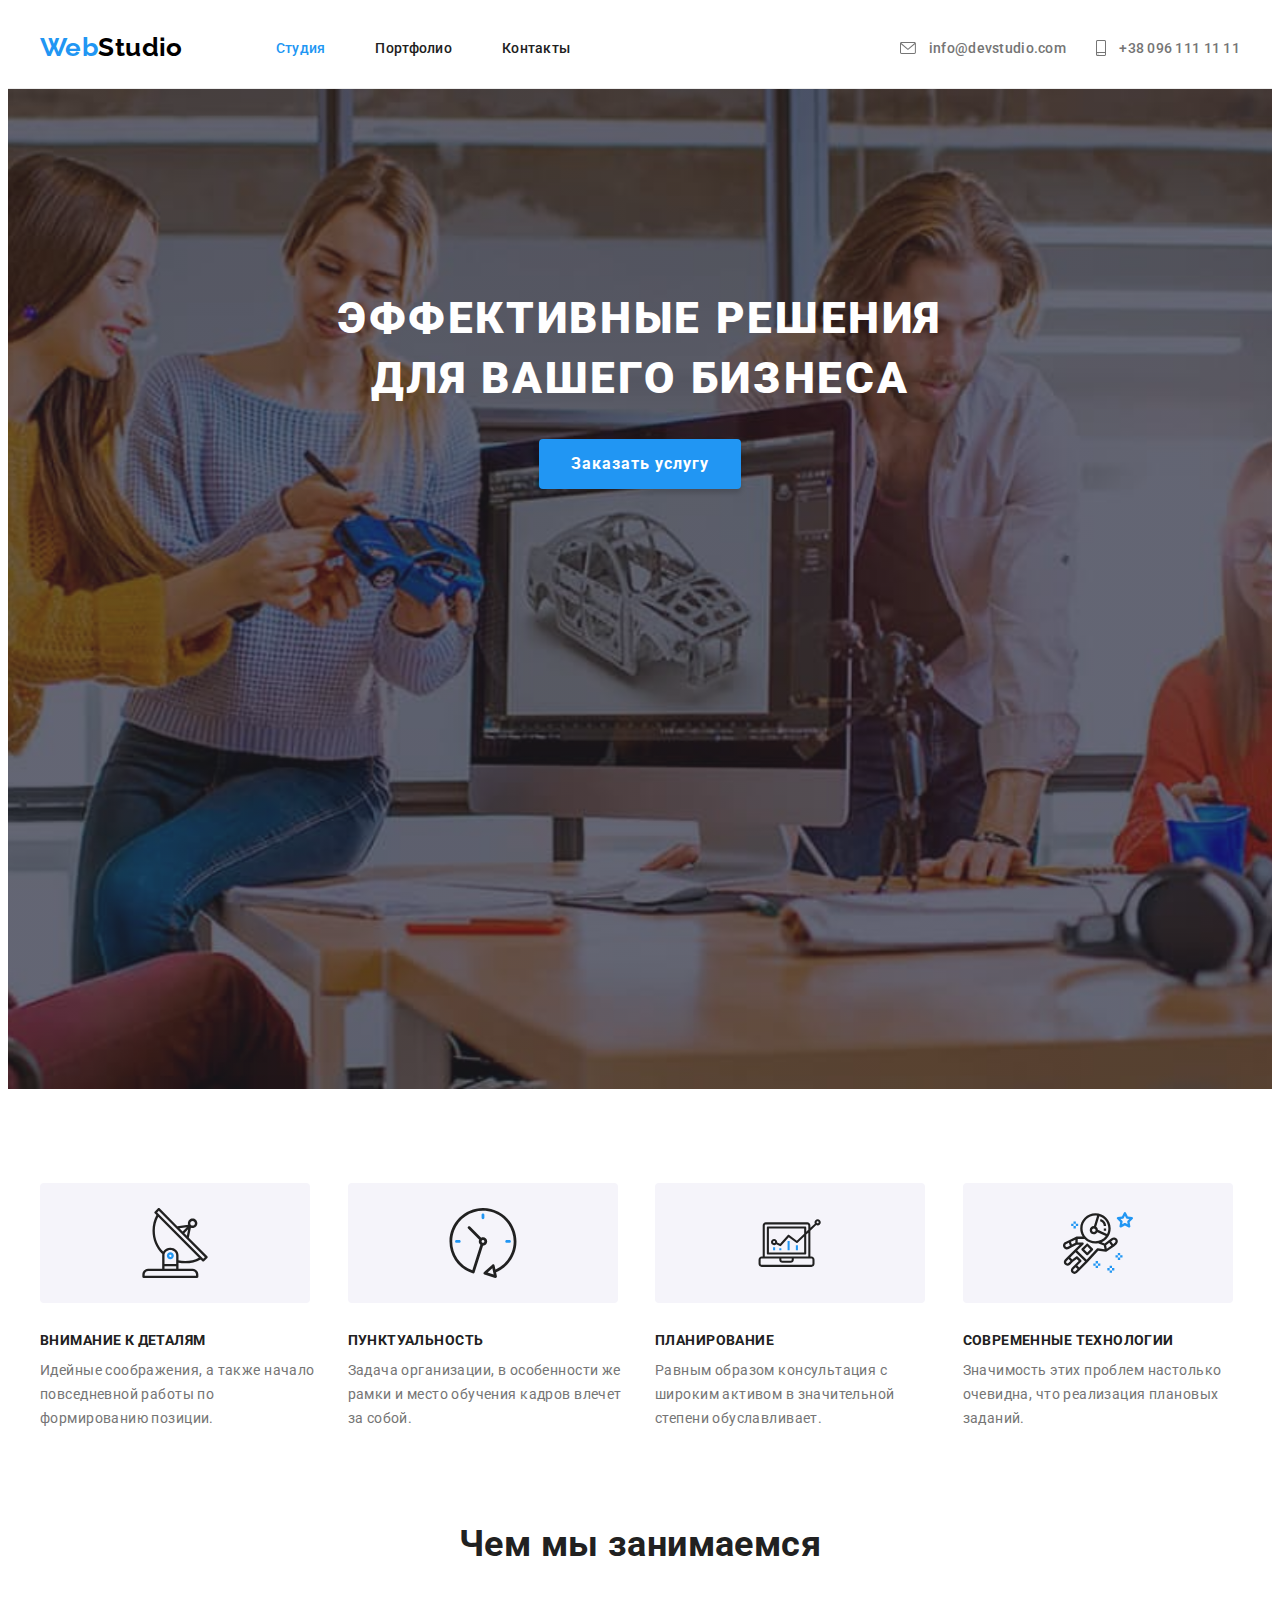
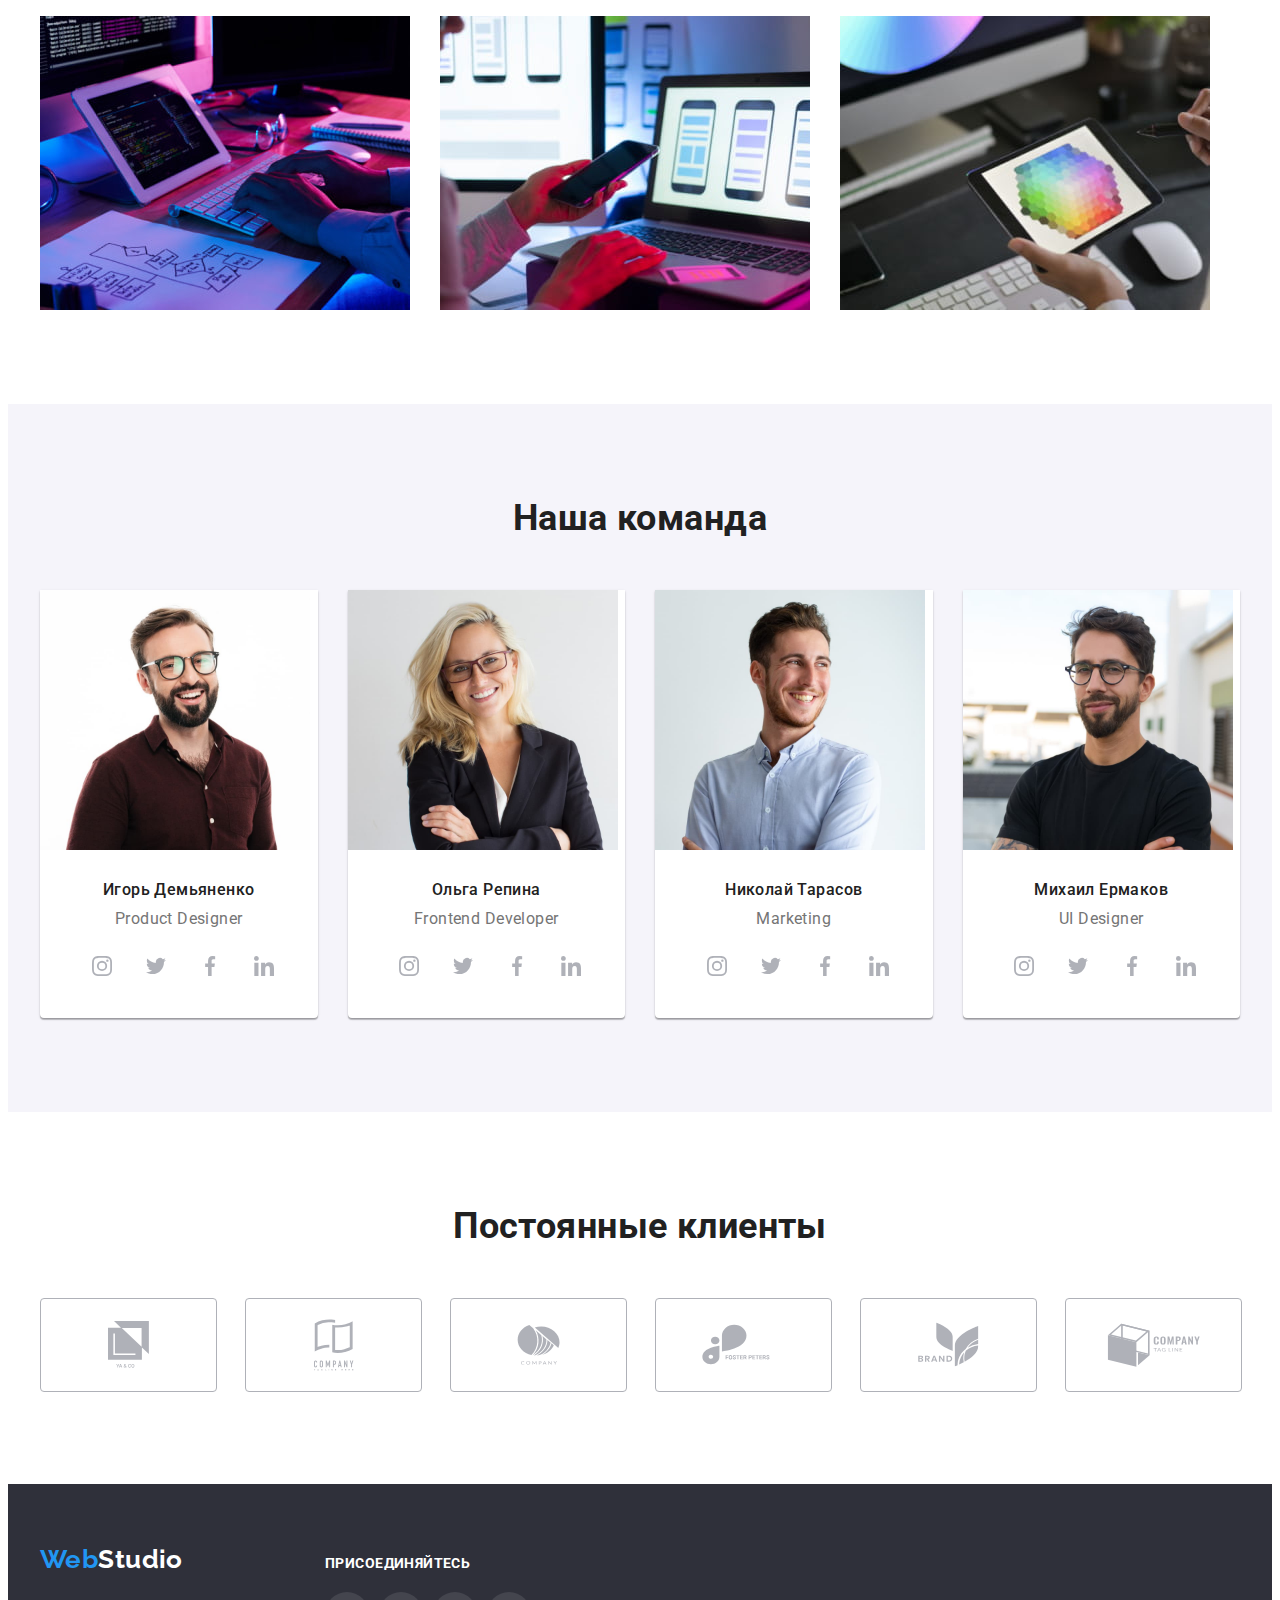
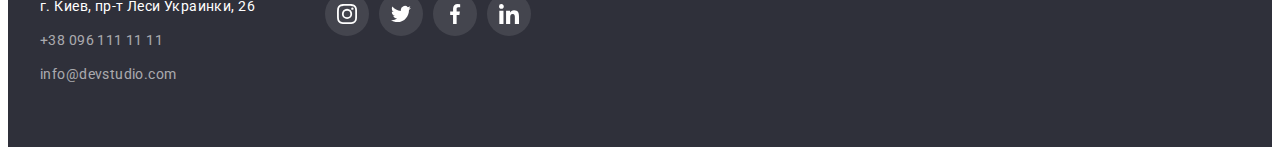
<file: index.html>
<!doctype html>
<html lang="ru">

<head>
  <meta charset="UTF-8">
  <meta http-equiv="X-UA-Compatible" content="IE=edge">
  <meta name="viewport" content="width=device-width, initial-scale=1.0">
  <title>WebStudio</title>
  <link href="https://fonts.googleapis.com/css2?family=Raleway:wght@700&family=Roboto:wght@400;500;700;900&display=swap"
    rel="stylesheet">
  <link rel="stylesheet" href="https://cdnjs.cloudflare.com/ajax/libs/modern-normalize/1.1.0/modern-normalize.min.css"
    integrity="sha512-wpPYUAdjBVSE4KJnH1VR1HeZfpl1ub8YT/NKx4PuQ5NmX2tKuGu6U/JRp5y+Y8XG2tV+wKQpNHVUX03MfMFn9Q=="
    crossorigin="anonymous" referrerpolicy="no-referrer" />
  <link rel="stylesheet" href="./css/styles.css">
</head>

<body>
  <header class="page-header">
    <div class="container">
      <nav class="page-nav">
        <a class="logo list" lang="en" href="./index.html"><span class="logo-acсent">Web</span>Studio</a>
        <ul class="nav list">
          <li class="nav-item"><a class="nav-link list active" href="./index.html">Студия</a></li>
          <li class="nav-item"><a class="nav-link list" href="./portfolio.html">Портфолио</a></li>
          <li class="nav-item"><a class="nav-link list" href="#">Контакты</a></li>
        </ul>
      </nav>
      <ul class="contacts list">
        <li class="contact-item">
          <a class="list" href="mailto:info@devstudio.com">
            <svg class="contact-icon" width="16" height="16">
              <use href="./images/icons.svg#icon-envelope"></use>
            </svg>
            info@devstudio.com</a>
        </li>
        <li class="contact-item">
          <a class="list" href="tel:+380961111111">
            <svg class="contact-icon" width="10" height="16">
              <use href="./images/icons.svg#icon-smartphone"></use>
            </svg>
            +38 096 111 11 11</a>
        </li>
      </ul>
    </div>
  </header>
  <main>
    <section class="hero">
      <div class="thumb">
        <h1 class="hero-title">Эффективные решения<br>для вашего бизнеса</h1>
        <button type="button" class="button hero-button">Заказать услугу</button>
      </div>
    </section>
    <section class="quality">
      <!-- Наши качества это скрытый заголовок -->
      <div class="container">
        <h2 class="no-view">Наши качества</h2>
        <ul class="quality-list list">
          <li class="quality-list-item">
            <div class="quality-list-img-container">
              <svg class="quality-list-img" width="70" height="70">
                <use href="./images/icons.svg#icon-antena"></use>
              </svg>
            </div>
            <h3 class="quality-list-item-title">Внимание к деталям</h3>
            <p class="quality-list-item-description">
              Идейные соображения, а также начало повседневной работы по формированию позиции.
            </p>
          </li>
          <li class="quality-list-item">
            <div class="quality-list-img-container">
              <svg class="quality-list-img" width="70" height="70">
                <use href="./images/icons.svg#icon-clock"></use>
              </svg>
            </div>
            <h3 class="quality-list-item-title">Пунктуальность</h3>
            <p class="quality-list-item-description">
              Задача организации, в особенности же рамки и место обучения кадров влечет за собой.
            </p>
          </li>
          <li class="quality-list-item">
            <div class="quality-list-img-container">
              <svg class="quality-list-img" width="70" height="70">
                <use href="./images/icons.svg#icon-diagram"></use>
              </svg>
            </div>
            <h3 class="quality-list-item-title">Планирование</h3>
            <p class="quality-list-item-description">
              Равным образом консультация с широким активом в значительной степени обуславливает.
            </p>
          </li>
          <li class="quality-list-item">
            <div class="quality-list-img-container">
              <svg class="quality-list-img" width="70" height="70">
                <use href="./images/icons.svg#icon-astronaut"></use>
              </svg>
            </div>
            <h3 class="quality-list-item-title">Современные технологии</h3>
            <p class="quality-list-item-description">
              Значимость этих проблем настолько очевидна, что реализация плановых заданий.
            </p>
          </li>
        </ul>
      </div>
    </section>
    <section class="what-we-do">
      <div class="container">
        <h2 class="section-title">Чем мы занимаемся</h2>
        <ul class="what-we-do-img-list list">
          <li class="what-we-do-img-list-item">
            <img src="./images/box1.jpg" alt="Работа за компьютером" width="370">
          </li>
          <li class="what-we-do-img-list-item">
            <img src="./images/box2.jpg" alt="Заблокировал экран телефона" width="370">
          </li>
          <li class="what-we-do-img-list-item">
            <img src="./images/box3.jpg" alt="Выбор цвета на экране планшета" width="370">
          </li>
        </ul>
      </div>
    </section>
    <section class="our-team">
      <div class="container">
        <h2 class="section-title">Наша команда</h2>
        <ul class="our-team-list list">
          <li class="our-team-list-card">
            <img class="our-team-list-card-img" src="./images/igor.jpg" alt="Портрет Игоря" width="270">
            <div class="our-team-list-card-capture">
              <h3 class="our-team-list-card-name">Игорь Демьяненко</h3>
              <p class="our-team-list-card-role" lang="en">Product Designer</p>
            </div>
            <ul class="soc-med-list">
              <li class="soc-med-item">
                <a href="https://www.instagram.com/" class="soc-med-link" target="_blank">
                  <svg class="soc-med-ico" width="20" height="20">
                    <use href="./images/icons.svg#icon-instagram"></use>
                  </svg>
                </a>
              </li>
              <li class="soc-med-item">
                <a href="https://twitter.com/" class="soc-med-link" target="_blank">
                  <svg class="soc-med-ico" width="20" height="20">
                    <use href="./images/icons.svg#icon-twitter"></use>
                  </svg>
                </a>
              </li>
              <li class="soc-med-item">
                <a href="https://www.facebook.com/" class="soc-med-link" target="_blank">
                  <svg class="soc-med-ico" width="20" height="20">
                    <use href="./images/icons.svg#icon-facebook"></use>
                  </svg>
                </a>
              </li>
              <li class="soc-med-item">
                <a href="https://www.linkedin.com/" class="soc-med-link" target="_blank">
                  <svg class="soc-med-ico" width="20" height="20">
                    <use href="./images/icons.svg#icon-linkedin"></use>
                  </svg>
                </a>
              </li>
            </ul>
          </li>
          <li class=" our-team-list-card">
            <img class="our-team-list-card-img" src="./images/olga.jpg" alt="Портрет Ольги" width="270">
            <div class="our-team-list-card-capture">
              <h3 class="our-team-list-card-name">Ольга Репина</h3>
              <p class="our-team-list-card-role" lang="en">Frontend Developer</p>
            </div>
            <ul class="soc-med-list">
              <li class="soc-med-item">
                <a href="https://www.instagram.com/" class="soc-med-link" target="_blank">
                  <svg class="soc-med-ico" width="20" height="20">
                    <use href="./images/icons.svg#icon-instagram"></use>
                  </svg>
                </a>
              </li>
              <li class="soc-med-item">
                <a href="https://twitter.com/" class="soc-med-link" target="_blank">
                  <svg class="soc-med-ico" width="20" height="20">
                    <use href="./images/icons.svg#icon-twitter"></use>
                  </svg>
                </a>
              </li>
              <li class="soc-med-item">
                <a href="https://www.facebook.com/" class="soc-med-link" target="_blank">
                  <svg class="soc-med-ico" width="20" height="20">
                    <use href="./images/icons.svg#icon-facebook"></use>
                  </svg>
                </a>
              </li>
              <li class="soc-med-item">
                <a href="https://www.linkedin.com/" class="soc-med-link" target="_blank">
                  <svg class="soc-med-ico" width="20" height="20">
                    <use href="./images/icons.svg#icon-linkedin"></use>
                  </svg>
                </a>
              </li>
            </ul>
          </li>
          <li class=" our-team-list-card">
            <img class="our-team-list-card-img" src="./images/mykola.jpg" alt="Портрет Николая" width="270">
            <div class="our-team-list-card-capture">
              <h3 class="our-team-list-card-name">Николай Тарасов</h3>
              <p class="our-team-list-card-role" lang="en">Marketing</p>
            </div>
            <ul class="soc-med-list">
              <li class="soc-med-item">
                <a href="https://www.instagram.com/" class="soc-med-link" target="_blank">
                  <svg class="soc-med-ico" width="20" height="20">
                    <use href="./images/icons.svg#icon-instagram"></use>
                  </svg>
                </a>
              </li>
              <li class="soc-med-item">
                <a href="https://twitter.com/" class="soc-med-link" target="_blank">
                  <svg class="soc-med-ico" width="20" height="20">
                    <use href="./images/icons.svg#icon-twitter"></use>
                  </svg>
                </a>
              </li>
              <li class="soc-med-item">
                <a href="https://www.facebook.com/" class="soc-med-link" target="_blank">
                  <svg class="soc-med-ico" width="20" height="20">
                    <use href="./images/icons.svg#icon-facebook"></use>
                  </svg>
                </a>
              </li>
              <li class="soc-med-item">
                <a href="https://www.linkedin.com/" class="soc-med-link" target="_blank">
                  <svg class="soc-med-ico" width="20" height="20">
                    <use href="./images/icons.svg#icon-linkedin"></use>
                  </svg>
                </a>
              </li>
            </ul>
          </li>
          <li class=" our-team-list-card">
            <img class="our-team-list-card-img" src="./images/michael.jpg" alt="Портрет Михаила" width="270">
            <div class="our-team-list-card-capture">
              <h3 class="our-team-list-card-name">Михаил Ермаков</h3>
              <p class="our-team-list-card-role" lang="en">UI Designer</p>
            </div>
            <ul class="soc-med-list">
              <li class="soc-med-item">
                <a href="https://www.instagram.com/" class="soc-med-link" target="_blank">
                  <svg class="soc-med-ico" width="20" height="20">
                    <use href="./images/icons.svg#icon-instagram"></use>
                  </svg>
                </a>
              </li>
              <li class="soc-med-item">
                <a href="https://twitter.com/" class="soc-med-link" target="_blank">
                  <svg class="soc-med-ico" width="20" height="20">
                    <use href="./images/icons.svg#icon-twitter"></use>
                  </svg>
                </a>
              </li>
              <li class="soc-med-item">
                <a href="https://www.facebook.com/" class="soc-med-link" target="_blank">
                  <svg class="soc-med-ico" width="20" height="20">
                    <use href="./images/icons.svg#icon-facebook"></use>
                  </svg>
                </a>
              </li>
              <li class="soc-med-item">
                <a href="https://www.linkedin.com/" class="soc-med-link" target="_blank">
                  <svg class="soc-med-ico" width="20" height="20">
                    <use href="./images/icons.svg#icon-linkedin"></use>
                  </svg>
                </a>
              </li>
            </ul>
          </li>
        </ul>
      </div>
    </section>

    <section class="clients">
      <div class="container">
        <h1 class="section-title">Постоянные клиенты</h1>
        <ul class="clients-list">
          <li class="clients-item">
            <a href="" class="client-link" target="_blank">
              <svg class="client-ico" width="41" height="47">
                <use href="./images/icons.svg#icon-brand-1"></use>
              </svg>
            </a>
          </li>
          <li class="clients-item">
            <a href="" class="client-link" target="_blank">
              <svg class="client-ico" width="40" height="52">
                <use href="./images/icons.svg#icon-brand-2"></use>
              </svg>
            </a>
          </li>
          <li class="clients-item">
            <a href="" class="client-link" target="_blank">
              <svg class="client-ico" width="43" height="41">
                <use href="./images/icons.svg#icon-brand-3"></use>
              </svg>
            </a>
          </li>
          <li class="clients-item">
            <a href="" class="client-link" target="_blank">
              <svg class="client-ico" width="84" height="41">
                <use href="./images/icons.svg#icon-brand-4"></use>
              </svg>
            </a>
          </li>
          <li class="clients-item">
            <a href="" class="client-link" target="_blank">
              <svg class="client-ico" width="63" height="45">
                <use href="./images/icons.svg#icon-brand-5"></use>
              </svg>
            </a>
          </li>
          <li class="clients-item">
            <a href="" class="client-link" target="_blank">
              <svg class="client-ico" width="94" height="44">
                <use href="./images/icons.svg#icon-brand-6"></use>
              </svg>
            </a>
          </li>
        </ul>
      </div>
    </section>
  </main>
  <footer class="footer">
    <div class="container">
      <div class="footer-column">
        <a class="footer-logo logo list" lang="en" href="./index.html"><span class="logo-acсent">Web</span>Studio</a>
        <address>
          <ul class="contacts list">
            <li class="contact-item">
              <a class="foot-link located list" href="https://goo.gl/maps/6ziTikTAs9fFtDVV7" target="_blank"
                rel="noopener noreferrer">
                г. Киев, пр-т Леси Украинки, 26
              </a>
            </li>
            <li class="foot-contact-item"><a class="foot-link list" href="tel:+380961111111">+38 096 111 11
                11</a></li>
            <li class="foot-contact-item"><a class="foot-link list"
                href="mailto:info@devstudio.com">info@devstudio.com</a>
            </li>
          </ul>
        </address>
      </div>
      <div class="footer-column">
        <h2 class="footer-column-title">присоединяйтесь</h2>
        <ul class="soc-med-list">
          <li class="soc-med-item">
            <a href="https://www.instagram.com/" class="soc-med-link" target="_blank">
              <svg class="soc-med-ico" width="20" height="20">
                <use href="./images/icons.svg#icon-instagram"></use>
              </svg>
            </a>
          </li>
          <li class="soc-med-item">
            <a href="https://twitter.com/" class="soc-med-link" target="_blank">
              <svg class="soc-med-ico" width="20" height="20">
                <use href="./images/icons.svg#icon-twitter"></use>
              </svg>
            </a>
          </li>
          <li class="soc-med-item">
            <a href="https://www.facebook.com/" class="soc-med-link" target="_blank">
              <svg class="soc-med-ico" width="20" height="20">
                <use href="./images/icons.svg#icon-facebook"></use>
              </svg>
            </a>
          </li>
          <li class="soc-med-item">
            <a href="https://www.linkedin.com/" class="soc-med-link" target="_blank">
              <svg class="soc-med-ico" width="20" height="20">
                <use href="./images/icons.svg#icon-linkedin"></use>
              </svg>
            </a>
          </li>
        </ul>
      </div>
    </div>
    </address>
  </footer>
</body>

</html>
</file>
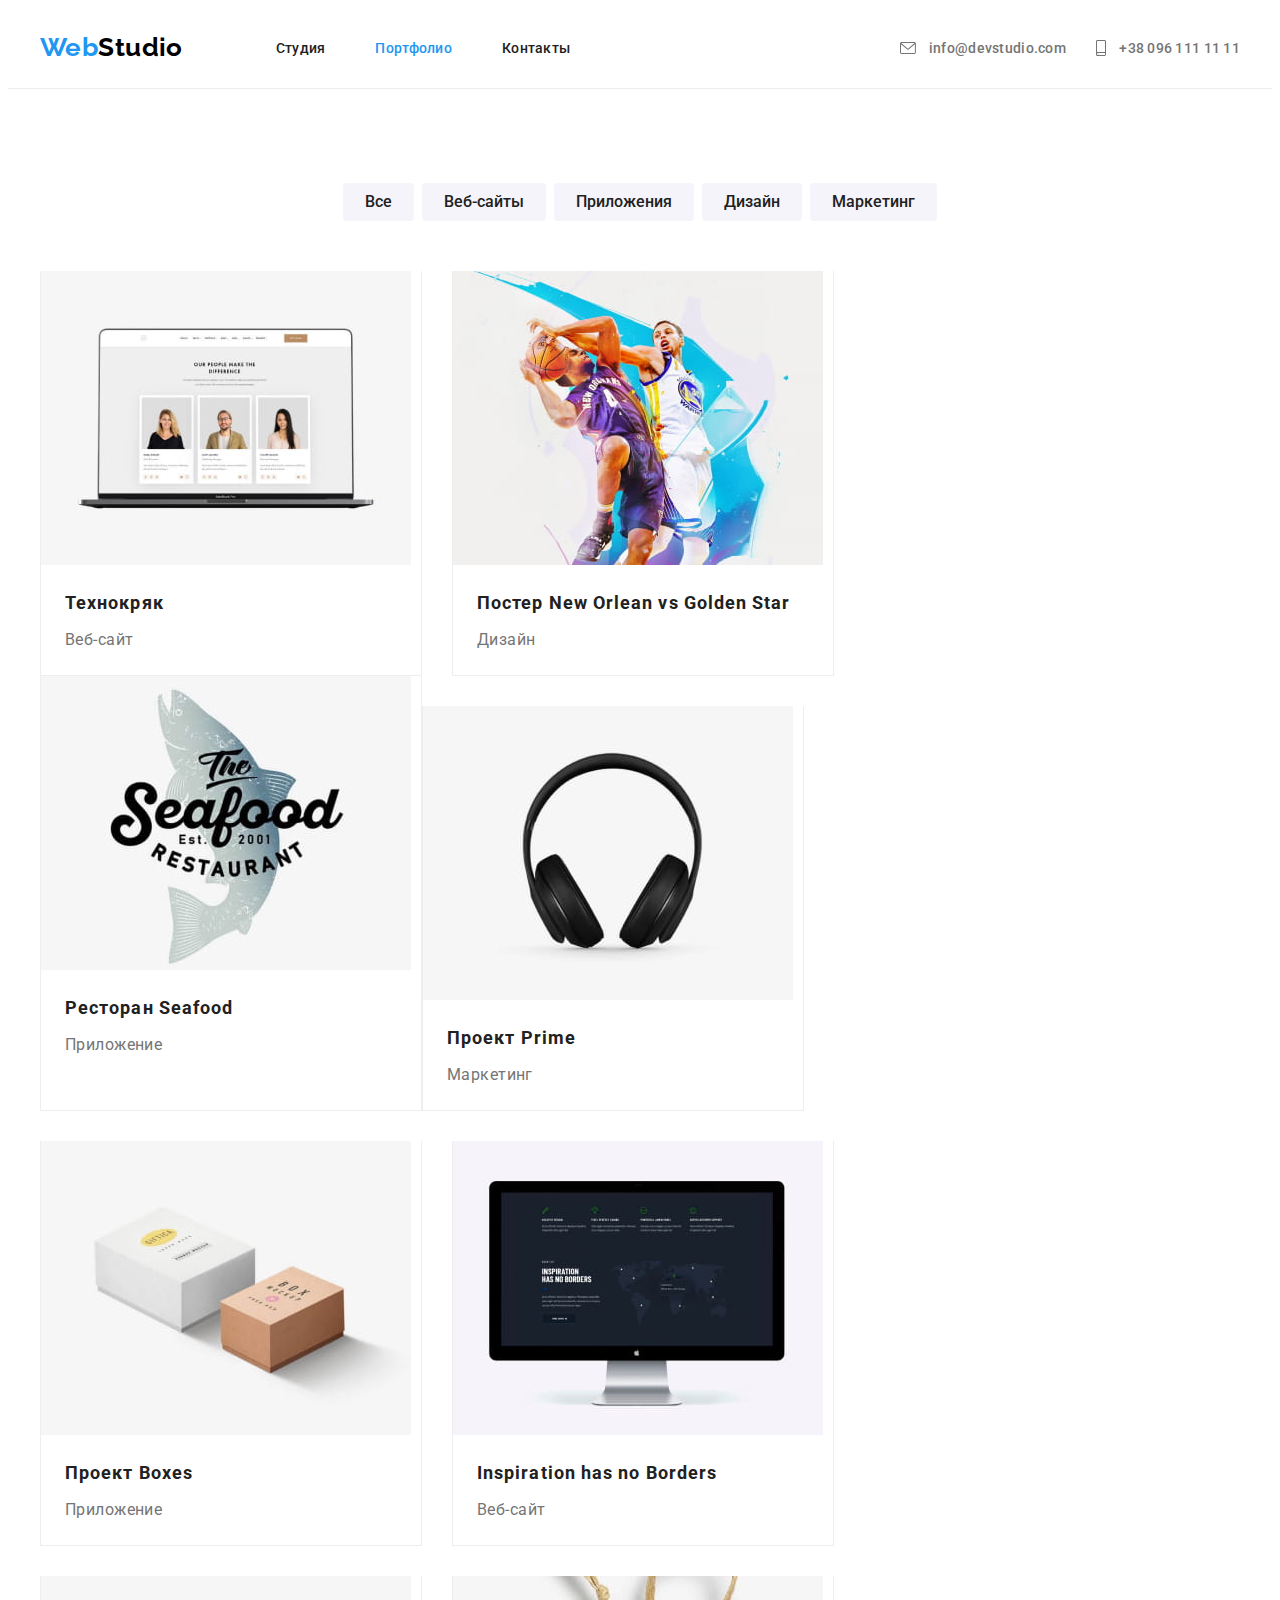
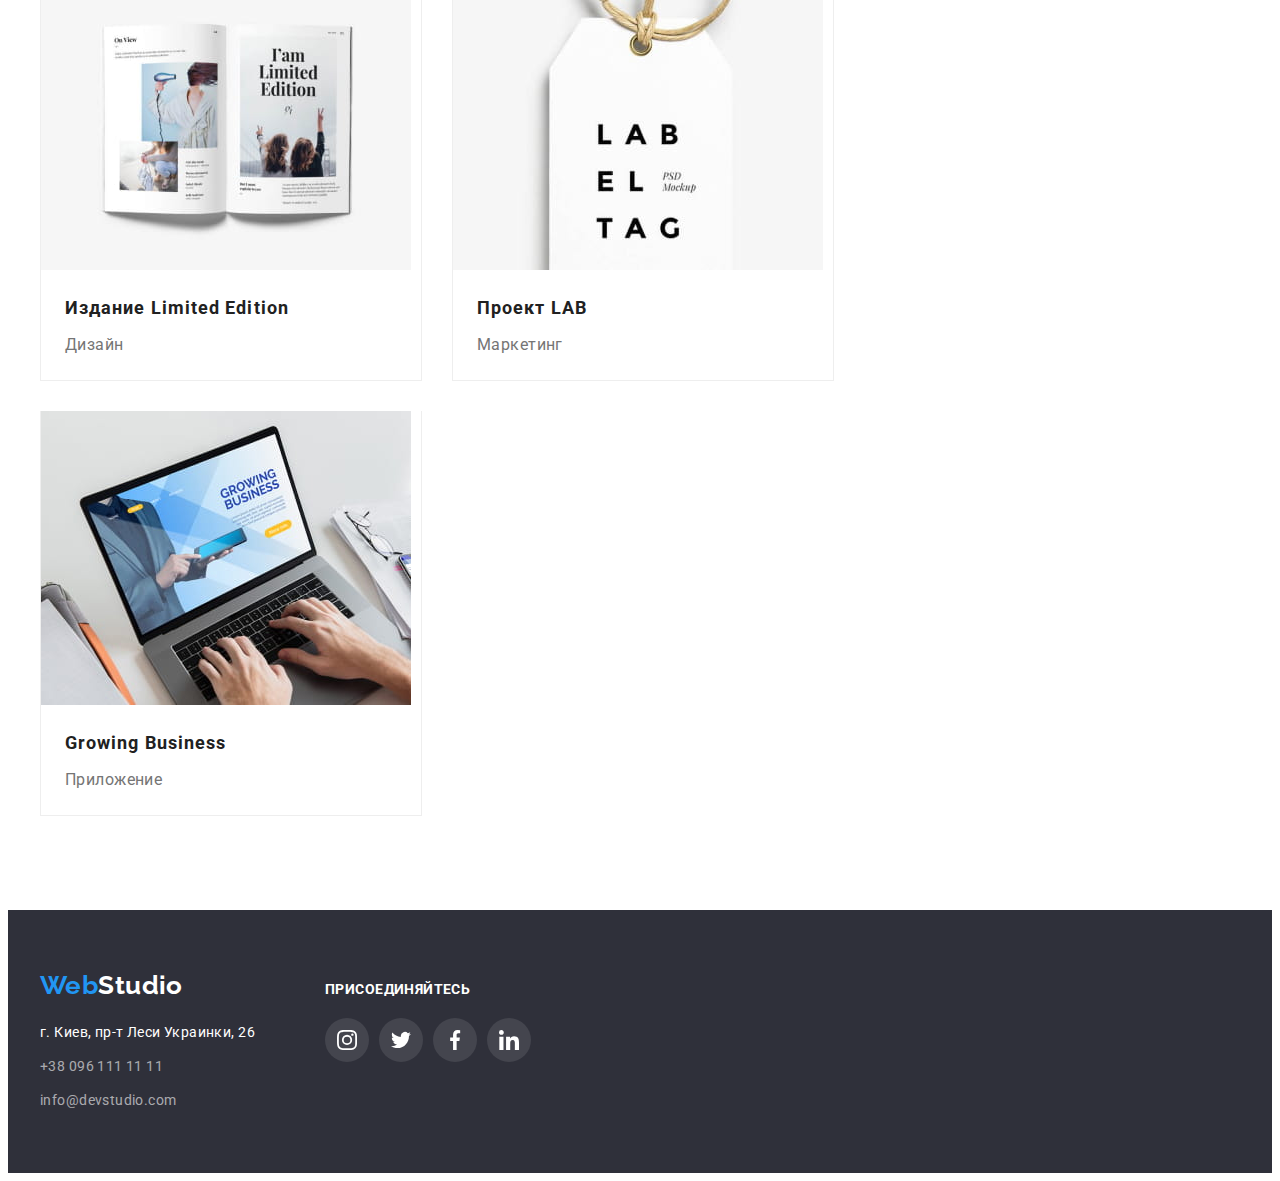
<file: portfolio.html>
<!doctype html>
<html lang="ru">

<head>
  <meta charset="UTF-8">
  <meta http-equiv="X-UA-Compatible" content="IE=edge">
  <meta name="viewport" content="width=device-width, initial-scale=1.0">
  <title>Portfolio</title>
  <link href="https://fonts.googleapis.com/css2?family=Raleway:wght@700&family=Roboto:wght@400;500;700;900&display=swap"
    rel="stylesheet">
  <link rel="stylesheet" href="https://cdnjs.cloudflare.com/ajax/libs/modern-normalize/1.1.0/modern-normalize.min.css"
    integrity="sha512-wpPYUAdjBVSE4KJnH1VR1HeZfpl1ub8YT/NKx4PuQ5NmX2tKuGu6U/JRp5y+Y8XG2tV+wKQpNHVUX03MfMFn9Q=="
    crossorigin="anonymous" referrerpolicy="no-referrer" />
  <link rel="stylesheet" href="./css/styles.css">
</head>

<body>
  <header class="page-header">
    <div class="container">
      <nav class="page-nav">
        <a class="logo list" lang="en" href="./index.html"><span class="logo-acсent">Web</span>Studio</a>
        <ul class="nav list">
          <li class="nav-item"><a class="nav-link list" href="./index.html">Студия</a></li>
          <li class="nav-item"><a class="nav-link list active" href="./portfolio.html">Портфолио</a></li>
          <li class="nav-item"><a class="nav-link list" href="#">Контакты</a></li>
        </ul>
      </nav>
      <ul class="contacts list">
        <li class="contact-item">
          <a class="list" href="mailto:info@devstudio.com">
            <svg class="contact-icon" width="16" height="16">
              <use href="./images/icons.svg#icon-envelope"></use>
            </svg>
            info@devstudio.com</a>
        </li>
        <li class="contact-item">
          <a class="list" href="tel:+380961111111">
            <svg class="contact-icon" width="10" height="16">
              <use href="./images/icons.svg#icon-smartphone"></use>
            </svg>
            +38 096 111 11 11</a>
        </li>
      </ul>
    </div>
  </header>
  <main>
    <section class="examples">
      <div class="container">
        <!-- Невидимый заголовок -->
        <h1 class="no-view">Наши работы</h1>
        <ul class="filters list">
          <li class="filters-item"><button class="filter button" type="button">Все</button></li>
          <li class="filters-item"><button class="filter button" type="button">Веб-сайты</button></li>
          <li class="filters-item"><button class="filter button" type="button">Приложения</button></li>
          <li class="filters-item"><button class="filter button" type="button">Дизайн</button></li>
          <li class="filters-item"><button class="filter button" type="button">Маркетинг</button></li>
        </ul>
        <ul class="examples-list list">
          <li class="example-item">
            <img class="example-img" src="./images/tech-crack.jpg" alt="Включенный ноутбук" width="370">
            <div class="example-text">
              <h2 class="example-name">Технокряк</h2>
              <p class="example-description">Веб-сайт</p>
            </div>
          </li>
          <li class="example-item">
            <img class="example-img" src="./images/basketball.jpg" alt="Баскетболисты играют" width="370">
            <div class="example-text">
              <h2 class="example-name">Постер New Orlean vs Golden Star</h2>
              <p class="example-description">Дизайн</p>
            </div>
          </li>
          <li class="example-item">
            <img class="example-img" src="./images/seafood.jpg" alt="Логотип на котором изображена рыба" width="370">
            <div class="example-text">
              <h2 class="example-name">Ресторан Seafood</h2>
              <p class="example-description">Приложение</p>
            </div>
          </li>
          <li class="example-item">
            <img class="example-img" src="./images/headphones.jpg" alt="Большие наушники" width="370">
            <div class="example-text">
              <h2 class="example-name">Проект Prime</h2>
              <p class="example-description">Маркетинг</p>
            </div>
          </li>
          <li class="example-item">
            <img class="example-img" src="./images/boxes.jpg" alt="Две коробки одна белая другая коричневая"
              width="370">
            <div class="example-text">
              <h2 class="example-name">Проект Boxes</h2>
              <p class="example-description">Приложение</p>
            </div>
          </li>
          <li class="example-item">
            <img class="example-img" src="./images/monitor.jpg" alt="Монитор с открытой вкладкой сайта" width="370">
            <div class="example-text">
              <h2 class="example-name">Inspiration has no Borders</h2>
              <p class="example-description">Веб-сайт</p>
            </div>
          </li>
          <li class="example-item">
            <img class="example-img" src="./images/book.jpg" alt="Развёрнутая книга" width="370">
            <div class="example-text">
              <h2 class="example-name">Издание Limited Edition</h2>
              <p class="example-description">Дизайн</p>
            </div>
          </li>
          <li class="example-item">
            <img class="example-img" src="./images/lable.jpg" alt="Бирка с названием" width="370">
            <div class="example-text">
              <h2 class="example-name">Проект LAB</h2>
              <p class="example-description">Маркетинг</p>
            </div>
          </li>
          <li class="example-item">
            <img class="example-img" src="./images/growing.jpg" alt="Человек работает за ноутбуком" width="370">
            <div class="example-text">
              <h2 class="example-name">Growing Business</h2>
              <p class="example-description">Приложение</p>
            </div>
          </li>
        </ul>
      </div>
    </section>
  </main>
  <footer class="footer">
    <div class="container">
      <div class="footer-column">
        <a class="footer-logo logo list" lang="en" href="./index.html"><span class="logo-acсent">Web</span>Studio</a>
        <address>
          <ul class="contacts list">
            <li class="contact-item">
              <a class="foot-link located list" href="https://goo.gl/maps/6ziTikTAs9fFtDVV7" target="_blank"
                rel="noopener noreferrer">
                г. Киев, пр-т Леси Украинки, 26
              </a>
            </li>
            <li class="foot-contact-item"><a class="foot-link list" href="tel:+380961111111">+38 096 111 11
                11</a></li>
            <li class="foot-contact-item"><a class="foot-link list"
                href="mailto:info@devstudio.com">info@devstudio.com</a>
            </li>
          </ul>
        </address>
      </div>
      <div class="footer-column">
        <h2 class="footer-column-title">присоединяйтесь</h2>
        <ul class="soc-med-list">
          <li class="soc-med-item">
            <a href="https://www.instagram.com/" class="soc-med-link" target="_blank">
              <svg class="soc-med-ico" width="20" height="20">
                <use href="./images/icons.svg#icon-instagram"></use>
              </svg>
            </a>
          </li>
          <li class="soc-med-item">
            <a href="https://twitter.com/" class="soc-med-link" target="_blank">
              <svg class="soc-med-ico" width="20" height="20">
                <use href="./images/icons.svg#icon-twitter"></use>
              </svg>
            </a>
          </li>
          <li class="soc-med-item">
            <a href="https://www.facebook.com/" class="soc-med-link" target="_blank">
              <svg class="soc-med-ico" width="20" height="20">
                <use href="./images/icons.svg#icon-facebook"></use>
              </svg>
            </a>
          </li>
          <li class="soc-med-item">
            <a href="https://www.linkedin.com/" class="soc-med-link" target="_blank">
              <svg class="soc-med-ico" width="20" height="20">
                <use href="./images/icons.svg#icon-linkedin"></use>
              </svg>
            </a>
          </li>
        </ul>
      </div>
    </div>
    </address>
  </footer>
</body>

</html>
</file>
<file: css/styles.css>
body {
    /* Обьявление переменных */
    --title-color: #212121;
    --text-color: #757575;
    --acent-color: #2196F3;
    --logo-color: #000000;
    --alternative-color: #ffffff;
    --bkg-color: #F5F4FA;
    --ico-color: #AFB1B8;

    /* Нормализация */
    font-family: 'Roboto', sans-serif;
    font-style: normal;
    font-size: 14px;
    letter-spacing: 0.03em;
    background-color: var(--alternative-color);
    color: var(--text-color);
}

.list {
    list-style: none;
    text-decoration: none;
}

.button {

    font-family: 'Roboto', sans-serif;
    cursor: pointer;
}

.section-title {
    margin: 0;
    padding: 0;

    color: var(--title-color);

    font-style: normal;
    font-size: 36px;
    line-height: 1.16;
    text-align: center;

}

/* Временно дисплей нон */
.no-view {
    text-decoration: line-through;
    display: none;
}

.container {
    width: 1200px;
    margin: 0 auto;
    padding: 0 15px;
}

/* Стилизация шапки */


/* Навигация */

.page-header {
    border-bottom: 1px solid #ECECEC;
}

.page-header .container {
    display: flex;
    align-items: center;
    justify-content: space-between;
    min-height: 80px;

}

.page-nav {
    display: flex;
    align-items: center;
}

.logo {
    display: block;
    margin-right: 93px;

    color: var(--logo-color);

    font-family: 'Raleway', sans-serif;
    font-weight: 700;
    font-size: 26px;
    line-height: 1.2;
}

.logo-acсent {
    color: var(--acent-color);
}

.nav.list {
    display: flex;
    padding: 0;
    margin: 0;
}

.nav>.nav-item:not(:nth-last-child(1)) {
    margin-right: 50px;
}

.nav-link {
    padding: 32px 0;

    color: var(--title-color);

    font-weight: 500;
    line-height: 1.14;
    letter-spacing: 0.02em;
}

.page-header .contacts {
    display: flex;
    align-items: center;
    justify-content: center;
    padding: 0;
    margin: 0;
}

.contacts .list {
    color: var(--text-color);

    font-weight: 500;
    line-height: 1.14;
    letter-spacing: 0.02em;
}

.contact-item:not(:nth-last-child(1)) {
    margin-right: 30px;
}

.contact-icon {
    margin-right: 10px;
    vertical-align: top;

    fill: currentColor;
}


.nav-link:hover,
.nav-link:focus,
.contact-item .list:hover .contact-icon,
.contact-item .list:focus .contact-icon,
.contact-item .list:hover,
.contact-item .list:focus {
    color: var(--acent-color);
    fill: var(--acent-color);
}

.active {
    color: var(--acent-color);
}

/* Главная страница */
/* Секция герой */
.thumb {
    padding: 200px 15px 200px 15px;
    background-color: #C4C4C4;
    background-image: radial-gradient(ellipse at center,
            rgba(47, 48, 58, 0.4),
            rgba(47, 48, 58, 0.4)), url("../images/hero-bkg.jpg");
    background-size: cover;
    background-repeat: no-repeat;
    background-position: center;


    min-height: 600px;
    text-align: center;
}

.hero {
    max-width: 1600px;
    margin: 0 auto;
}

.hero-title {
    margin: 0;
    color: var(--alternative-color);

    font-family: 'Roboto', sans-serif;
    font-weight: 900;
    font-size: 44px;
    line-height: 1.36;
    text-align: center;
    letter-spacing: 0.06em;
    text-transform: uppercase;

}

.hero-button {
    padding: 10px 32px;
    margin-top: 30px;
    border-radius: 4px;
    border: none;

    color: var(--alternative-color);
    background-color: var(--acent-color);
    box-shadow: 0px 4px 4px rgba(0, 0, 0, 0.15);

    font-weight: 700;
    font-size: 16px;
    line-height: 1.88;
    text-align: center;
    letter-spacing: 0.06em;
}

.hero-button:hover,
.hero-button:focus {
    background-color: #188CE8;
}


/* Секция наши качества */
.quality {
    padding: 94px 0;
}

.quality .quality-list {
    display: flex;
    padding: 0;
    margin: 0;
}

.quality-list-item {
    width: calc((100% - 90px) / 4);
}

.quality-list-item:not(:nth-last-child(1)) {
    margin-right: 30px;
}

.quality-list-img-container {
    width: 270px;
    height: 120px;
    border-radius: 4px;
    display: flex;
    align-items: center;
    justify-content: center;

    background-color: var(--bkg-color);
}

.quality-list-item-title {
    margin: 30px 0 0 0;

    color: var(--title-color);

    text-transform: uppercase;
    font-size: 14px;
    line-height: 1.14;
}

.quality-list-item-description {
    margin: 10px 0 0 0;

    text-align: left;
    line-height: 1.7;
}

/* Секция чем мы занимаемся */
.what-we-do {
    padding-bottom: 94px;
}

.what-we-do-img-list {
    display: flex;
    margin: 50px 0 0 0;
    padding: 0;
}

.what-we-do-img-list-item:not(:nth-last-child(1)) {
    margin-right: 30px;
}

.what-we-do-img-list-item>img {
    display: block;
}

/* Стилизация секции наша команда */
.our-team {
    background-color: var(--bkg-color);
    padding: 94px 0;
}

.our-team-list {
    display: flex;
    margin: 50px 0 0 0;
    padding: 0;
}

.our-team-list-card {
    width: calc((100% - 90px) / 4);
    box-shadow: 0px 1px 3px rgba(0, 0, 0, 0.12),
        0px 1px 1px rgba(0, 0, 0, 0.14),
        0px 2px 1px rgba(0, 0, 0, 0.2);
    border-radius: 0px 0px 4px 4px;
    background-color: #FFFFFF;
}

.our-team-list-card:not(:nth-last-child(1)) {
    margin-right: 30px;
}

.our-team-list-card-img {
    display: block;
}

.our-team-list-card-capture {
    padding: 30px 0 16px;
}

.our-team-list-card-name {
    margin: 0;
    color: var(--title-color);

    font-weight: 500;
    font-size: 16px;
    line-height: 1.2;
    text-align: center;

}

.our-team-list-card-role {
    margin: 10px 0 0 0;

    color: var(--text-color);

    font-size: 16px;
    line-height: 1.2;
    text-align: center;
}

.our-team-list-card .soc-med-list {
    list-style: none;
    display: flex;
    justify-content: end;
    align-items: center;

    padding: 0;
    margin-bottom: 30px;
}

.soc-med-item .soc-med-link {
    display: flex;
    justify-content: center;
    align-items: center;

    width: 44px;
    height: 44px;
    border-radius: 50%;
}

.soc-med-list .soc-med-item:last-child {
    margin-right: 32px;
}

.soc-med-list .soc-med-item:not(:nth-last-child(1)) {
    margin-right: 10px;
}

.soc-med-link .soc-med-ico {
    fill: var(--ico-color);
}

.soc-med-list .soc-med-link:hover,
.soc-med-list .soc-med-link:focus {
    background-color: var(--acent-color);

}

.soc-med-list .soc-med-link:hover .soc-med-ico,
.soc-med-list .soc-med-link:focus .soc-med-ico {
    fill: var(--alternative-color);
}

/* Стилизация секции наши клиенты */
.clients {
    padding: 94px 0;
}

.clients .clients-list {
    list-style: none;
    display: flex;

    margin-top: 50px;
    margin-bottom: 0;
    padding: 0;
}

.clients-list .clients-item {
    width: calc((100% - 150px)/5);
    height: 92px;
}

.clients-item .client-link {
    width: 100%;
    height: 100%;

    display: flex;
    justify-content: center;
    align-items: center;

    border: 1px solid var(--ico-color);
    border-radius: 4px;
}

.clients-list .clients-item:not(:nth-last-child(1)) {
    margin-right: 30px;
}

.clients-item .client-ico {
    fill: var(--ico-color);
}

.clients-item:hover .client-link,
.clients-item:focus .client-link {
    border-color: var(--acent-color);
}

.client-link:hover .client-ico,
.client-link:focus .client-ico {
    fill: var(--acent-color);
}

/* Страница портфолио */
.examples {
    padding: 94px 0;
}

.filters {
    display: flex;
    justify-content: center;

    padding: 0;
    margin: 0;
}

.filters .filter {
    padding: 6px 22px;
    border: none;
    border-radius: 4px;

    color: var(--title-color);
    background-color: var(--bkg-color);

    font-weight: 500;
    font-size: 16px;
    line-height: 1.6;
    text-align: center;
}

.filters-item:not(:nth-last-child(1)) {
    margin-right: 8px;
}

.filters .filter:hover,
.filters .filter:focus {
    background-color: var(--acent-color);
    color: var(--alternative-color);
    box-shadow: 0px 3px 1px rgba(0, 0, 0, 0.1),
        0px 1px 2px rgba(0, 0, 0, 0.08),
        0px 2px 2px rgba(0, 0, 0, 0.12);
}

.examples-list {
    display: flex;
    flex-wrap: wrap;
    margin: 50px 0 0;
    padding: 0;
}

.examples-list .example-item {
    width: calc((100% - 60px)/3);
    border: 1px solid #EEEEEE;
    border-top: none;
}

.examples-list .example-item:hover {
    box-shadow: 0px 1px 1px rgba(0, 0, 0, 0.12),
        0px 4px 4px rgba(0, 0, 0, 0.06),
        1px 4px 6px rgba(0, 0, 0, 0.16);
}

.examples-list .example-item:not(:nth-child(3n)) {
    margin-right: 30px;
}

.examples-list .example-item:nth-child(n+4) {
    margin-top: 30px;
}

.examples-list .example-img {
    display: block;

}

.example-item>.example-text {
    padding: 20px 24px;
}

.example-name {
    margin: 0;
    color: var(--title-color);

    font-weight: 700;
    font-size: 18px;
    line-height: 2;
    letter-spacing: 0.06em;

}

.example-description {
    margin: 4px 0 0 0;

    font-size: 16px;
    line-height: 1.88;
    font-weight: 400;
}

/* Стилизация подвала */
.footer {
    background-color: #2F303A;
    padding: 0 0 60px 0;
}

.footer .container {
    display: flex;
    justify-content: start;
}

.footer-logo.logo {
    margin: 60px 0 0 0;
}

.footer-column .contacts,
.footer-column .contact-item {
    padding: 0;
    margin: 0;
}

.footer-column:not(:last-child) {
    margin-right: 70px;
}

.foot-link.list:hover,
.foot-link.list:focus {
    color: var(--acent-color);
}

.contacts {
    padding: 0;
}

.footer .contacts.list {
    margin: 20px 0 0 0;
}

.contacts.list>.foot-contact-item {
    margin-top: 10px;
}

.contacts .foot-link {
    color: rgba(255, 255, 255, 0.6);

    font-style: normal;
    font-weight: 400;
    letter-spacing: 0.03em;
    line-height: 1.71;
}

.footer-logo,
.foot-link.located {
    color: var(--alternative-color);
}

.footer-column .footer-column-title {
    margin: 72px 0 0 0;

    color: var(--alternative-color);
    font-weight: 700;
    font-size: 14px;
    line-height: 1.14;
    text-transform: uppercase;

    color: #FFFFFF;
}

.footer-column .soc-med-list {
    padding: 0;
    margin: 20px 0 0;

    display: flex;

    list-style: none;
}

.footer-column .soc-med-item:last-child {
    margin: 0;
}

.footer-column .soc-med-link {
    background-color: rgba(255, 255, 255, 0.1);
}

.footer-column .soc-med-ico {
    fill: var(--alternative-color);
}
</file>
